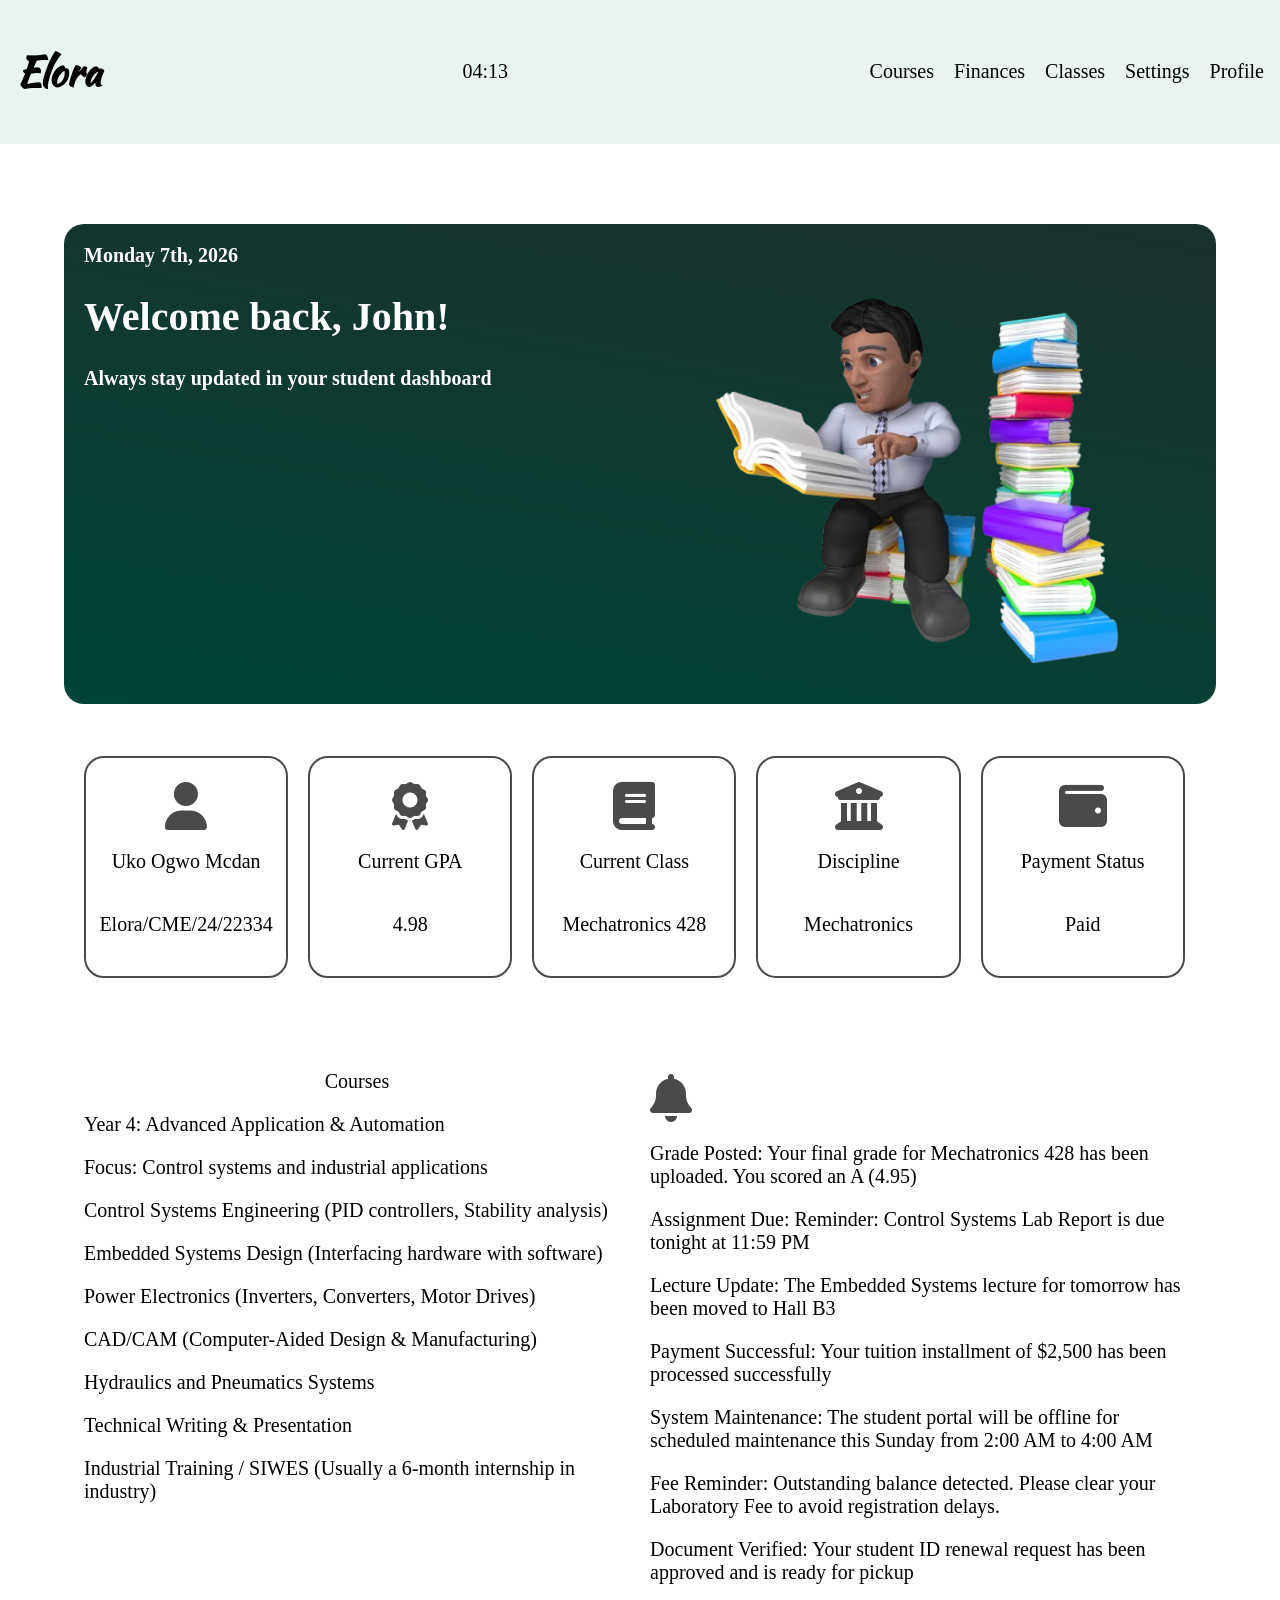
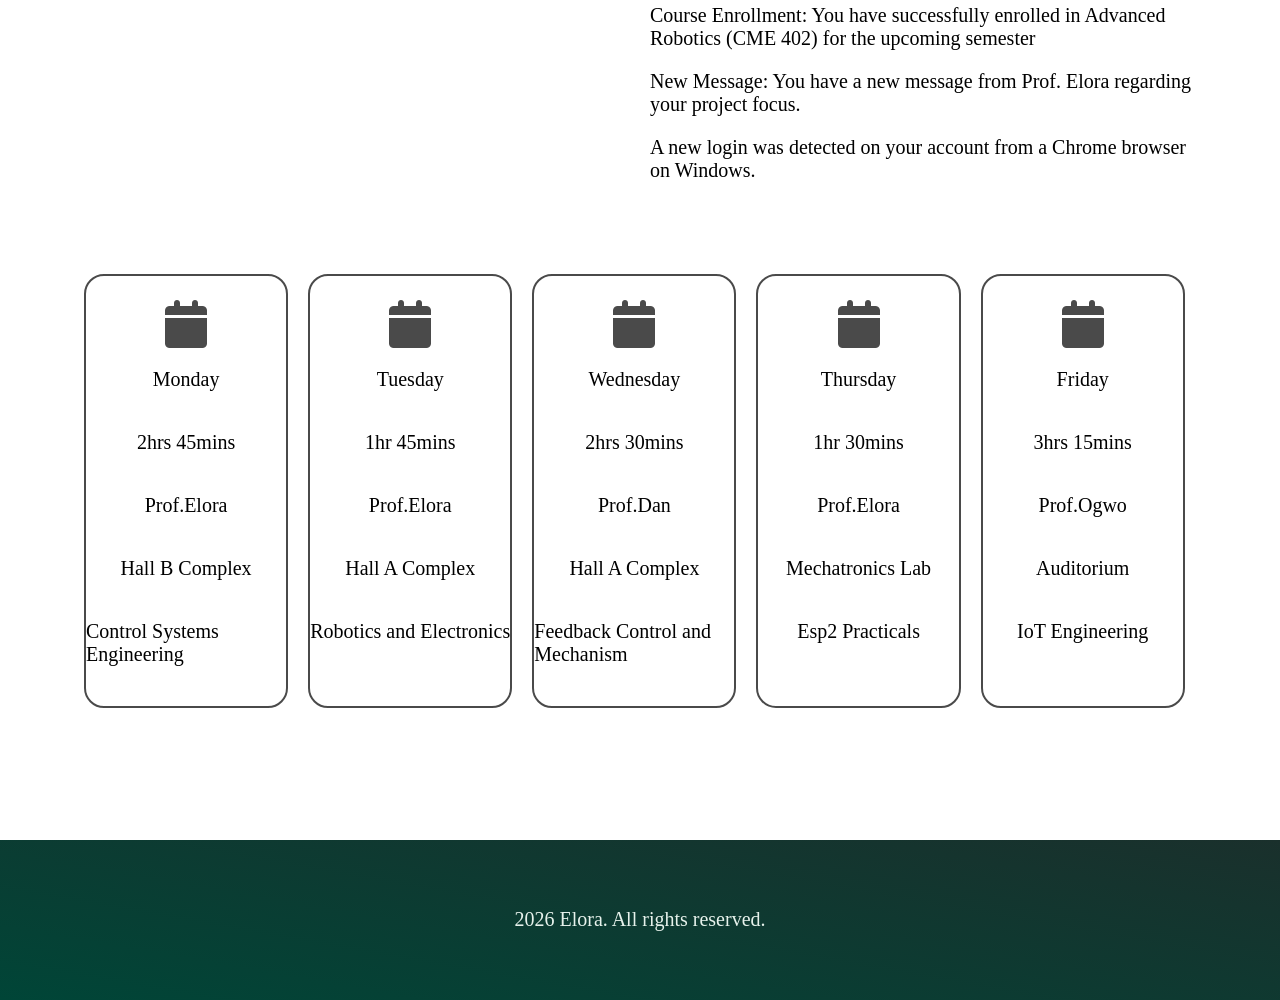
<file: index.html>
<!DOCTYPE html>
<html lang="en">
<head>
    <meta charset="UTF-8">
    <meta name="viewport" content="width=device-width, initial-scale=1.0">
    <link rel="preconnect" href="https://fonts.googleapis.com">
<link rel="preconnect" href="https://fonts.gstatic.com" crossorigin>
<link href="https://fonts.googleapis.com/css2?family=Kaushan+Script&family=Open+Sans:ital,wght@0,300..800;1,300..800&display=swap" rel="stylesheet">
<link rel="stylesheet" href="https://cdnjs.cloudflare.com/ajax/libs/font-awesome/6.5.1/css/all.min.css">
<link rel="stylesheet" href="student.css">

    <title>Elora</title>
</head>
<body>
    <div class="header">
        <h1 class="logo">Elora</h1>
        <div id="clock"></div>
        <ul>
            <li><a href="#">Courses</a></li>
            <li><a href="#">Finances</a></li>
            <li><a href="#">Classes</a></li>
            <li><a href="#">Settings</a></li>
            <li><a href="#">Profile</a></li>
        </ul>
    </div>

    <div class="main">
        
        <div class="jumbotron">
            <div class="article">

                <div class="date">Monday 7th, 2026</div>

                <div class="greeting">
                    <h1>Welcome back, John!</h1>
                    <p> Always stay updated in your student dashboard</p>
                </div>
            </div>
            <div class="model"></div>
        </div>


        <div class="main-section">
            <div class="name-reg">
                <i class="fa-solid fa-user"></i>
                <p>Uko Ogwo Mcdan</p>
                <p>Elora/CME/24/22334</p>
            </div>
            <div class="total-gpa">
                <i class="fa-solid fa-award"></i>
                <p>Current GPA</p>
                <p> 4.98 </p>
            </div>
            <div class="current-class">
                <i class="fa-solid fa-book"></i>
                <p>Current Class</p>
                <p>Mechatronics 428</p>
            </div>
            <div class="current-course">
                <i class="fa-solid fa-building-columns"></i>
                <p>Discipline</p>
                <p>Mechatronics</p>
            </div>
            <div class="fees-status">
                <i class="fa-solid fa-wallet"></i>
                <p>Payment Status</p>
                <p>Paid</p>

            </div>
        </div>


        <div class="submain-section">

            <div class="course-list">
                <p class="top-paragraph">Courses</p>
                <p class="courselist">Year 4: Advanced Application & Automation</p>
                <ul class="ulcourse-list">
                    <li class="acourse-list" ><a class="acourse-list" href="#">Focus: Control systems and industrial applications</a></li>
                     <li  class="acourse-list" ><a class="acourse-list"  href="#">Control Systems Engineering (PID controllers, Stability analysis)</a></li>
                      <li  class="acourse-list" ><a class="acourse-list"  href="#"> Embedded Systems Design (Interfacing hardware with software)</a></li>
                       <li  class="acourse-list" ><a class="acourse-list"  href="#">Power Electronics (Inverters, Converters, Motor Drives)</a></li>
                        <li  class="acourse-list" ><a class="acourse-list" href="#">CAD/CAM (Computer-Aided Design & Manufacturing)</a></li>
                         <li  class="acourse-list" ><a class="acourse-list"  href="#"> Hydraulics and Pneumatics Systems</a></li>
                          <li  class="acourse-list" ><a class="acourse-list"  href="#"> Technical Writing & Presentation</a></li>
                           <li class="acourse-list" ><a class="acourse-list"  href="#">Industrial Training / SIWES (Usually a 6-month internship in industry)</a></li>
                </ul>
            </div>


            <div class="notification-center">
                <i id="bell" class="fa-solid fa-bell"></i>
                <div class="notice-bar">
                    <p>Grade Posted: Your final grade for Mechatronics 428 has been uploaded. You scored an A (4.95)</p>
                </div>
                <div class="notice-bar">
                    <p>Assignment Due: Reminder: Control Systems Lab Report is due tonight at 11:59 PM</p>
                </div>
                <div class="notice-bar">
                    <p>Lecture Update: The Embedded Systems lecture for tomorrow has been moved to Hall B3</p>
                </div>
                <div class="notice-bar">
                    <p>Payment Successful: Your tuition installment of $2,500 has been processed successfully</p>
                </div>
                <div class="notice-bar">
                    <p>System Maintenance: The student portal will be offline for scheduled maintenance this Sunday from 2:00 AM to 4:00 AM</p>
                </div>
                <div class="notice-bar">
                    <p>Fee Reminder: Outstanding balance detected. Please clear your Laboratory Fee to avoid registration delays.</p>
                </div>
                <div class="notice-bar">
                    <p>Document Verified: Your student ID renewal request has been approved and is ready for pickup</p>
                </div>
                <div class="notice-bar">
                    <p>Course Enrollment: You have successfully enrolled in Advanced Robotics (CME 402) for the upcoming semester</p>
                </div>
                <div class="notice-bar">
                    <p>New Message: You have a new message from Prof. Elora regarding your project focus.</p>
                </div>
                <div class="notice-bar">
                    <p>A new login was detected on your account from a Chrome browser on Windows.</p>
                </div>
                

            </div>

        </div>

        <div class="footer-section">
            <div class="time-table0">
                <i class="fa-solid fa-calendar"></i>
                <p>Monday</p>
                <p>2hrs 45mins</p>
                <P>Prof.Elora</P>
                <p>Hall B Complex</p>
                <p>Control Systems Engineering</p>
            </div>
            <div class="time-table1">
                <i class="fa-solid fa-calendar"></i>
                 <p>Tuesday</p>
                <p>1hr 45mins</p>
                <P>Prof.Elora</P>
                <p>Hall A Complex</p>
                <p>Robotics and Electronics</p>
            </div>
            <div class="time-table2">
                <i class="fa-solid fa-calendar"></i>
                <p>Wednesday</p>
                <p>2hrs 30mins</p>
                <P>Prof.Dan</P>
                <p>Hall A Complex</p>
                <p>Feedback Control and Mechanism</p>
            </div>
            <div class="time-table3">
                <i class="fa-solid fa-calendar"></i>
                <p>Thursday</p>
                <p>1hr 30mins</p>
                <P>Prof.Elora</P>
                <p>Mechatronics Lab</p>
                <p>Esp2 Practicals</p>
            </div>
            <div class="time-table4">
                <i class="fa-solid fa-calendar"></i>
                <p>Friday</p>
                <p>3hrs 15mins</p>
                <P>Prof.Ogwo</P>
                <p>Auditorium</p>
                <p>IoT Engineering</p>
            </div>
        </div>

        <footer>
            <p>2026 Elora. All rights reserved.</p>
        </footer>

    </div>

<script src="clock.js"></script>

</body>
</html>
</file>
<file: student.css>
body {
    display: flex;
    flex-direction: column;
    align-items: center;
    justify-content: flex-start; 
    min-height: 100vh;
    font-family: cursive;
    font-weight: 500;
    font-size: 20px;
    margin: 0;
    scroll-behavior: smooth;
    overflow-x: hidden; 
}

body::-webkit-scrollbar {
    display: none !important;
}

.header {
    display: flex;
    justify-content: space-between;
    width: 100%;
    box-sizing: border-box;
    align-items: center;
    padding: 1rem;
    background-color: rgba(231, 242, 236, 0.85); 
    backdrop-filter: blur(12px);
    -webkit-backdrop-filter: blur(12px);
    position: sticky;
    top: 0;
    z-index: 1000;
}


#clock {
    margin-left: auto;
    margin-right: auto;
}

.logo {
    font-family: 'kaushan script';
    font-weight: 900;
}

ul {
    list-style: none;
    display: flex;
    flex-direction: row;
    flex-wrap: wrap;
    gap: 1.25rem;
    padding: 0;
}

a {
    text-decoration: none;
    color: black;
}

.main {
    width: 100%;
    display: flex;
    margin-top: 5rem; /* Reduced from 60rem */
    justify-content: center;
    flex-direction: column;
    gap: 2rem;
    align-items: center;
}

.jumbotron {
    display: flex;
    flex-direction: row;
    flex-wrap: wrap; 
    height: auto; 
    min-height: 30rem;
    width: 90%; 
    max-width: 1200px;
    background: linear-gradient(10deg, #004537 0%, #1A302C 100%);
    border-radius: 20px;
    padding: 20px;
    color: white;
    font-weight: 600;
    box-sizing: border-box;
}

.article, .model {
    width: 100%; 
    min-width: 300px;
}

@media (min-width: 768px) {
    .article, .model { width: 50%; }
}

.model {
    background-image: url(3d.png);
    background-position: center;
    background-repeat: no-repeat;
    background-size: contain;
    min-height: 200px;
}


.main-section, .submain-section, .footer-section {
    display: flex;
    flex-direction: row;
    flex-wrap: wrap; 
    height: auto;
    width: 90%;
    max-width: 1200px;
    gap: 20px;
    padding: 20px;
    box-sizing: border-box;
}

.name-reg, .total-gpa, .current-class, .current-course, .fees-status, 
.time-table0, .time-table1, .time-table2, .time-table3, .time-table4 {
    width: calc(50% - 20px); 
    min-width: 150px;
    border-radius: 20px;
    border: 2px solid #4A4A4A;
    background: white;
    display: flex;
    flex-direction: column;
    align-items: center;
    padding-bottom: 20px;
}

@media (min-width: 1024px) {
    .name-reg, .total-gpa, .current-class, .current-course, .fees-status,
    .time-table0, .time-table1, .time-table2, .time-table3, .time-table4 {
        width: 18%;
    }
}

.submain-section {
    height: auto;
}

.course-list, .notification-center {
    width: 100%; 
    min-height: 300px;
    box-sizing: border-box;
}

@media (min-width: 768px) {
    .course-list, .notification-center { width: calc(50% - 10px); }
}

.top-paragraph {
    margin-left: 0;
    text-align: center;
    width: 100%;
}


footer {
    background: linear-gradient(10deg, #004537 0%, #1A302C 100%);
    width: 100%;
    display: flex;
    align-items: center;
    justify-content: center;
    color: #E7F2EC;
    height: 10rem;
    margin-top: 5rem;
}

i {
    font-size: 3rem;
    color: #4A4A4A;
    margin-top: 1.5rem;
    transition: transform 0.3s cubic-bezier(0.175, 0.885, 0.32, 1.275);
}
</file>
